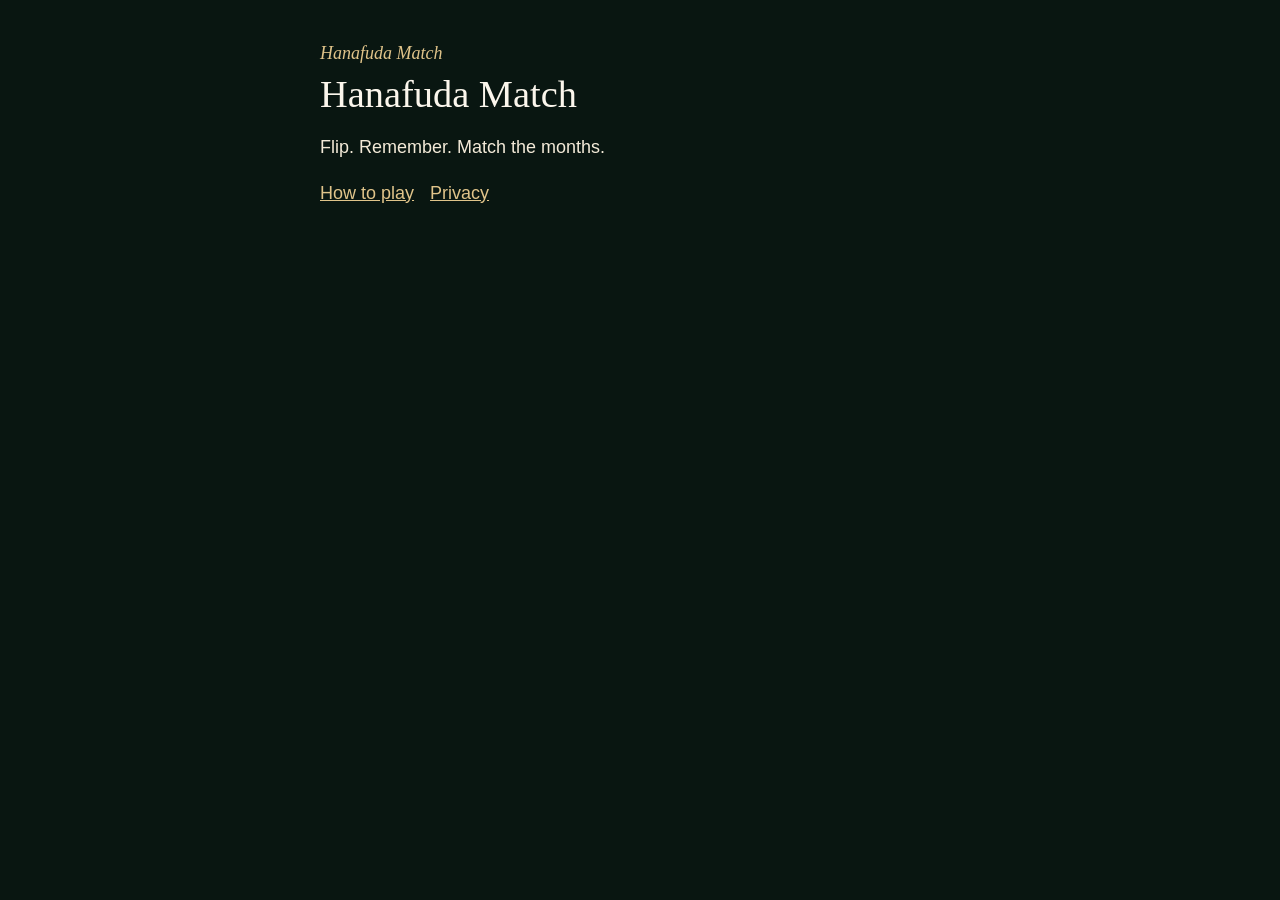
<file: index.html>
﻿<!DOCTYPE html>
<html lang="en">
<head>
  <meta charset="utf-8">
  <meta name="viewport" content="width=device-width, initial-scale=1">
  <meta name="theme-color" content="#091611">
  <title>Hanafuda Match</title>
  <link rel="stylesheet" href="legal.css">
</head>
<body>
  <main>
    <p class="brand">Hanafuda Match</p>
    <h1>Hanafuda Match</h1>
    <p>Flip. Remember. Match the months.</p>
    <nav>
      <a href="how-to-play.html">How to play</a>
      <a href="privacy.html">Privacy</a>
    </nav>
  </main>
</body>
</html>
</file>
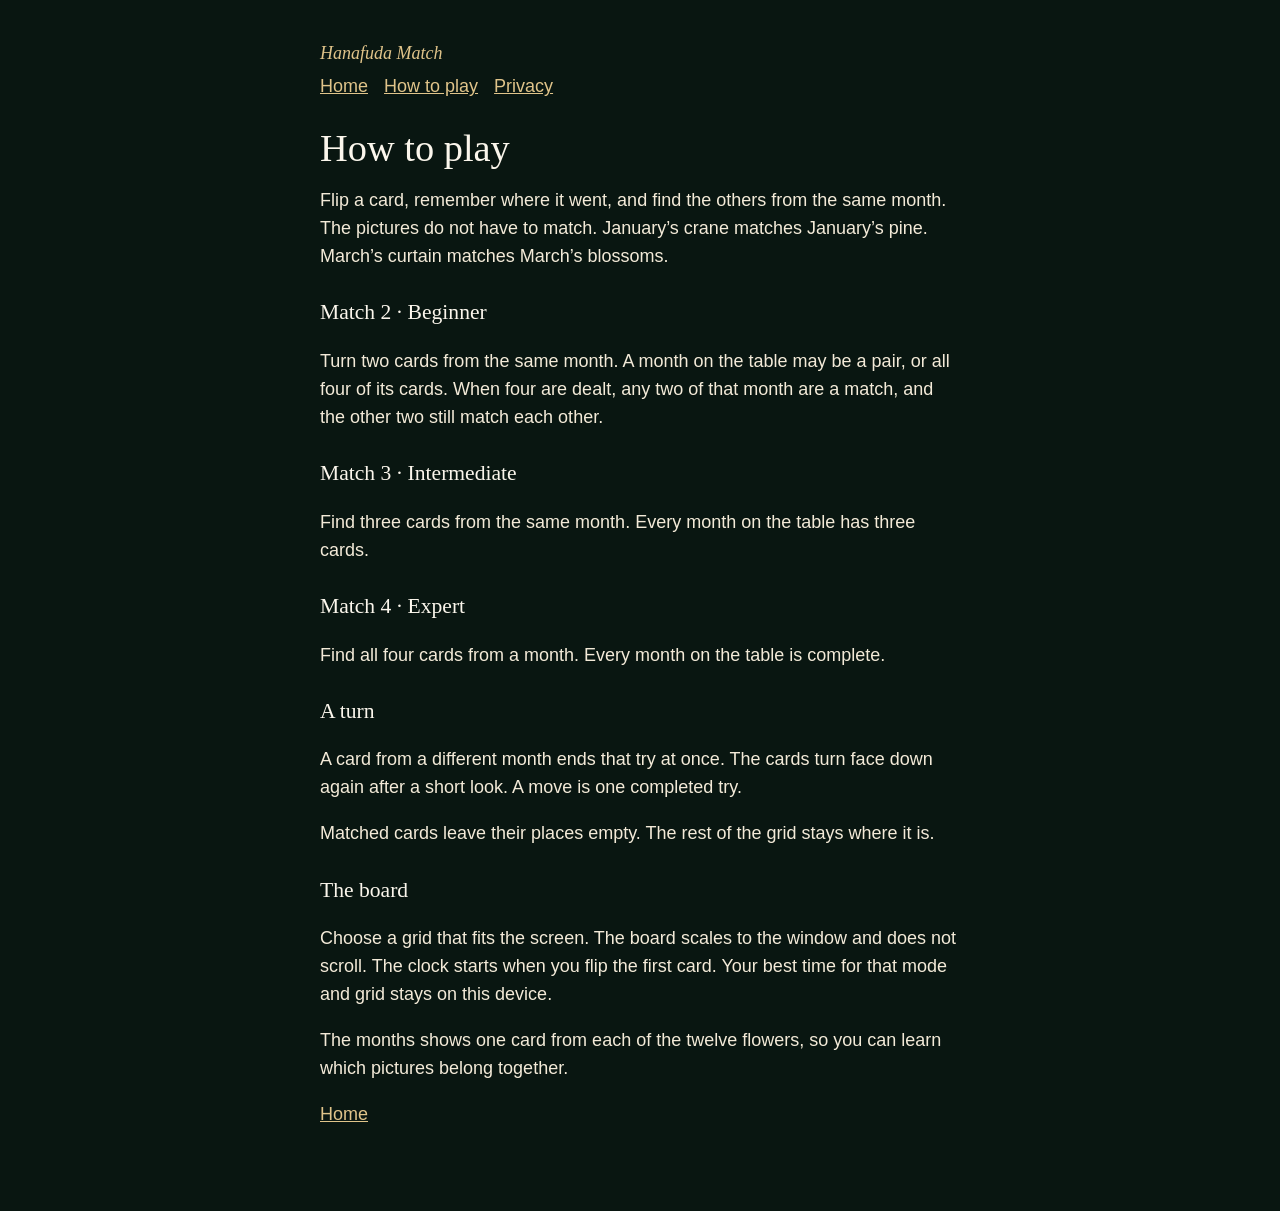
<file: how-to-play.html>
﻿<!DOCTYPE html>
<html lang="en">
<head>
  <meta charset="utf-8">
  <meta name="viewport" content="width=device-width, initial-scale=1">
  <meta name="theme-color" content="#091611">
  <title>How to play — Hanafuda Match</title>
  <link rel="stylesheet" href="legal.css">
</head>
<body>
  <main>
    <p class="brand">Hanafuda Match</p>
    <nav>
      <a href="index.html">Home</a><a href="how-to-play.html">How to play</a>
      <a href="privacy.html">Privacy</a>
    </nav>
    <h1>How to play</h1>
    <p>Flip a card, remember where it went, and find the others from the same month. The pictures do not have to match. January’s crane matches January’s pine. March’s curtain matches March’s blossoms.</p>
    <h2>Match 2 · Beginner</h2>
    <p>Turn two cards from the same month. A month on the table may be a pair, or all four of its cards. When four are dealt, any two of that month are a match, and the other two still match each other.</p>
    <h2>Match 3 · Intermediate</h2>
    <p>Find three cards from the same month. Every month on the table has three cards.</p>
    <h2>Match 4 · Expert</h2>
    <p>Find all four cards from a month. Every month on the table is complete.</p>
    <h2>A turn</h2>
    <p>A card from a different month ends that try at once. The cards turn face down again after a short look. A move is one completed try.</p>
    <p>Matched cards leave their places empty. The rest of the grid stays where it is.</p>
    <h2>The board</h2>
    <p>Choose a grid that fits the screen. The board scales to the window and does not scroll. The clock starts when you flip the first card. Your best time for that mode and grid stays on this device.</p>
    <p>The months shows one card from each of the twelve flowers, so you can learn which pictures belong together.</p>
    <p><a href="index.html">Home</a></p>
  </main>
</body>
</html>
</file>
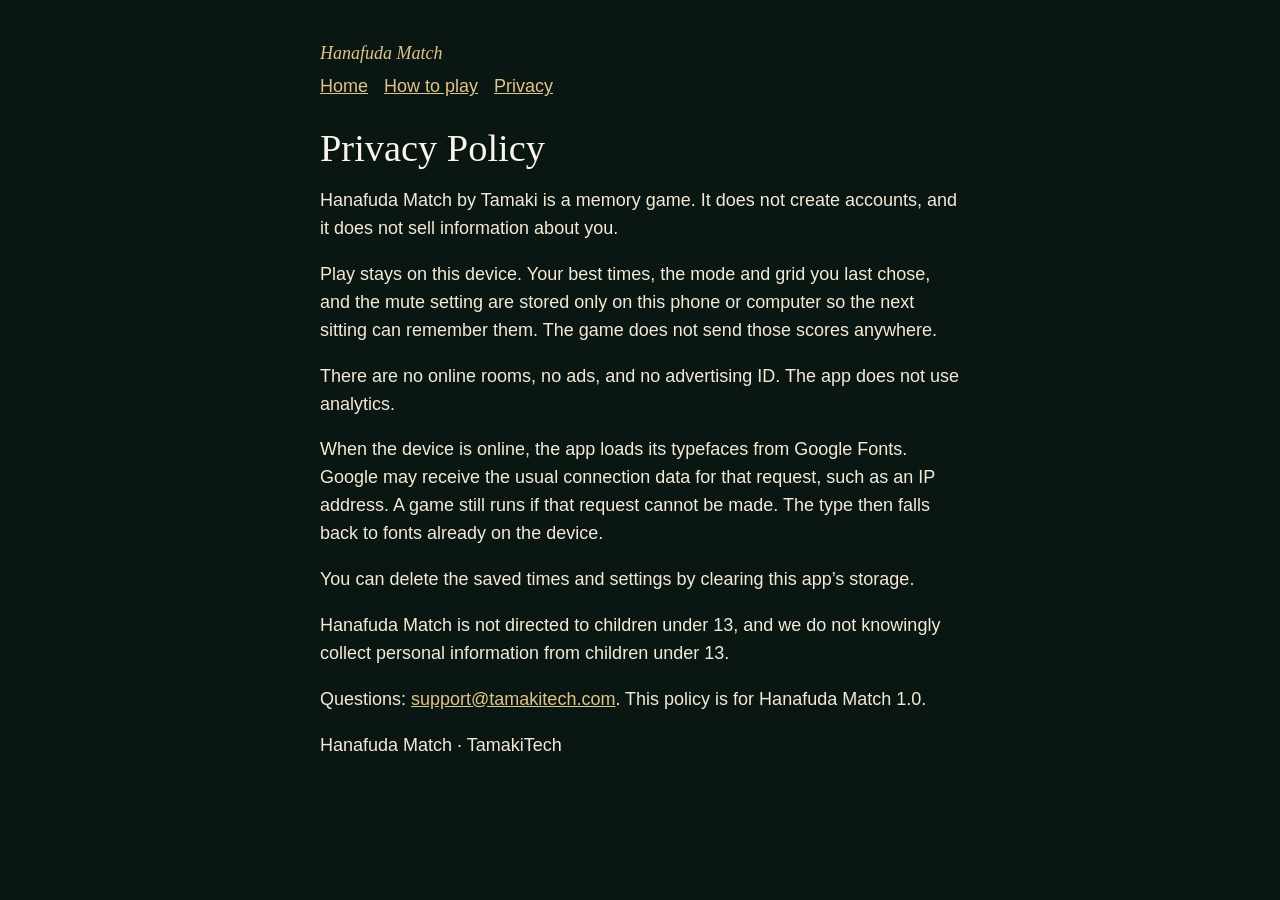
<file: privacy.html>
﻿<!DOCTYPE html>
<html lang="en">
<head>
  <meta charset="utf-8">
  <meta name="viewport" content="width=device-width, initial-scale=1">
  <meta name="theme-color" content="#091611">
  <title>Privacy Policy — Hanafuda Match</title>
  <link rel="stylesheet" href="legal.css">
</head>
<body>
  <main>
    <p class="brand">Hanafuda Match</p>
    <nav>
      <a href="index.html">Home</a><a href="how-to-play.html">How to play</a>
      <a href="privacy.html">Privacy</a>
    </nav>
    <h1>Privacy Policy</h1>
    <p>Hanafuda Match by Tamaki is a memory game. It does not create accounts, and it does not sell information about you.</p>
    <p>Play stays on this device. Your best times, the mode and grid you last chose, and the mute setting are stored only on this phone or computer so the next sitting can remember them. The game does not send those scores anywhere.</p>
    <p>There are no online rooms, no ads, and no advertising ID. The app does not use analytics.</p>
    <p>When the device is online, the app loads its typefaces from Google Fonts. Google may receive the usual connection data for that request, such as an IP address. A game still runs if that request cannot be made. The type then falls back to fonts already on the device.</p>
    <p>You can delete the saved times and settings by clearing this app’s storage.</p>
    <p>Hanafuda Match is not directed to children under 13, and we do not knowingly collect personal information from children under 13.</p>
    <p>Questions: <a href="mailto:support@tamakitech.com">support@tamakitech.com</a>. This policy is for Hanafuda Match 1.0.</p>
    <p>Hanafuda Match · TamakiTech</p>
  </main>
</body>
</html>
</file>
<file: legal.css>
body {
  margin: 0;
  background: #091611;
  color: #fbf6ec;
  font: 18px/1.55 Outfit, "Segoe UI", sans-serif;
}

main {
  max-width: 40rem;
  margin: 0 auto;
  padding: 2.5rem 1.4rem 4rem;
}

.brand {
  margin: 0 0 0.35rem;
  color: #e0c48a;
  font-family: "Palatino Linotype", Palatino, serif;
  font-style: italic;
}

nav {
  display: flex;
  flex-wrap: wrap;
  gap: 0.4rem 1rem;
  margin: 0 0 1.6rem;
}

h1 {
  font-family: "Palatino Linotype", Palatino, serif;
  font-weight: 500;
  font-size: 2.4rem;
  line-height: 1.1;
  margin: 0 0 1rem;
}

h2 {
  font-family: "Palatino Linotype", Palatino, serif;
  font-weight: 500;
  font-size: 1.35rem;
  margin: 1.6rem 0 0.4rem;
}

p, li { color: #f3ead8; }

ul { padding-left: 1.2rem; }

a { color: #e0c48a; }
</file>
